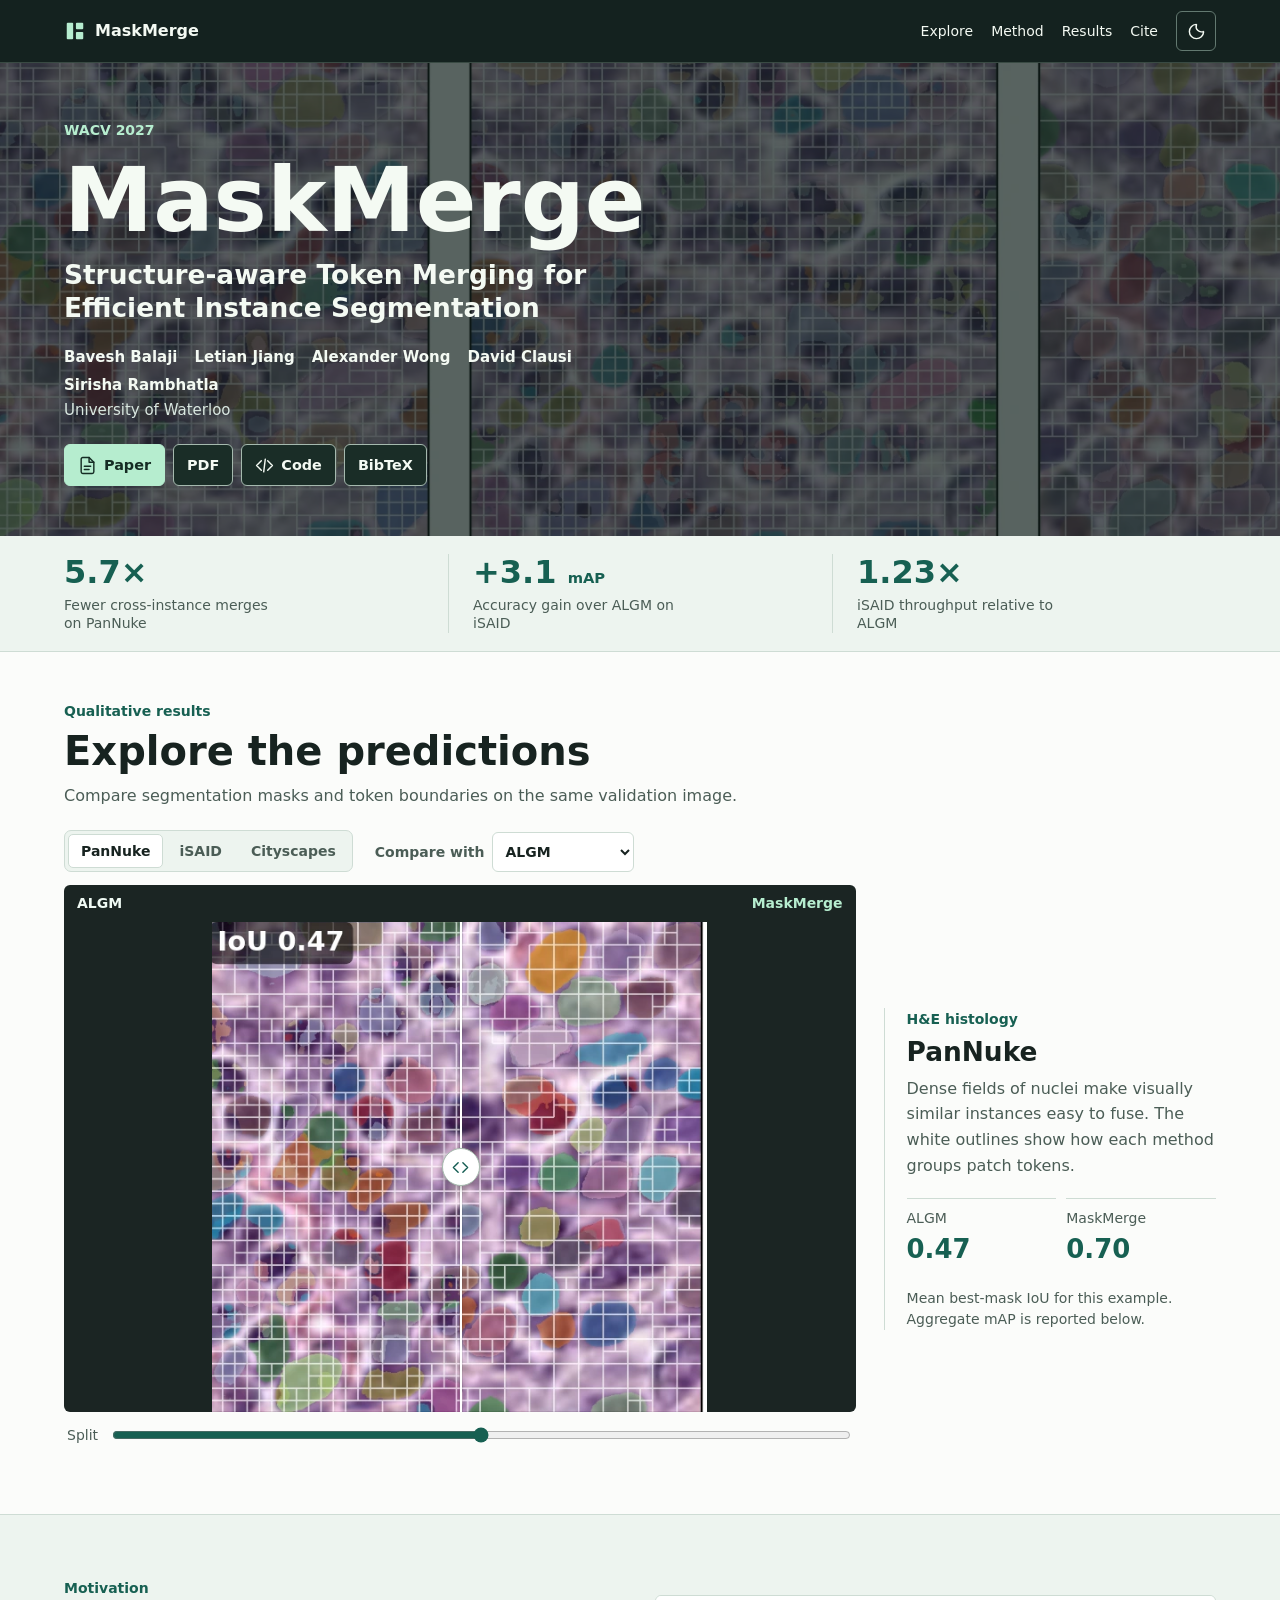
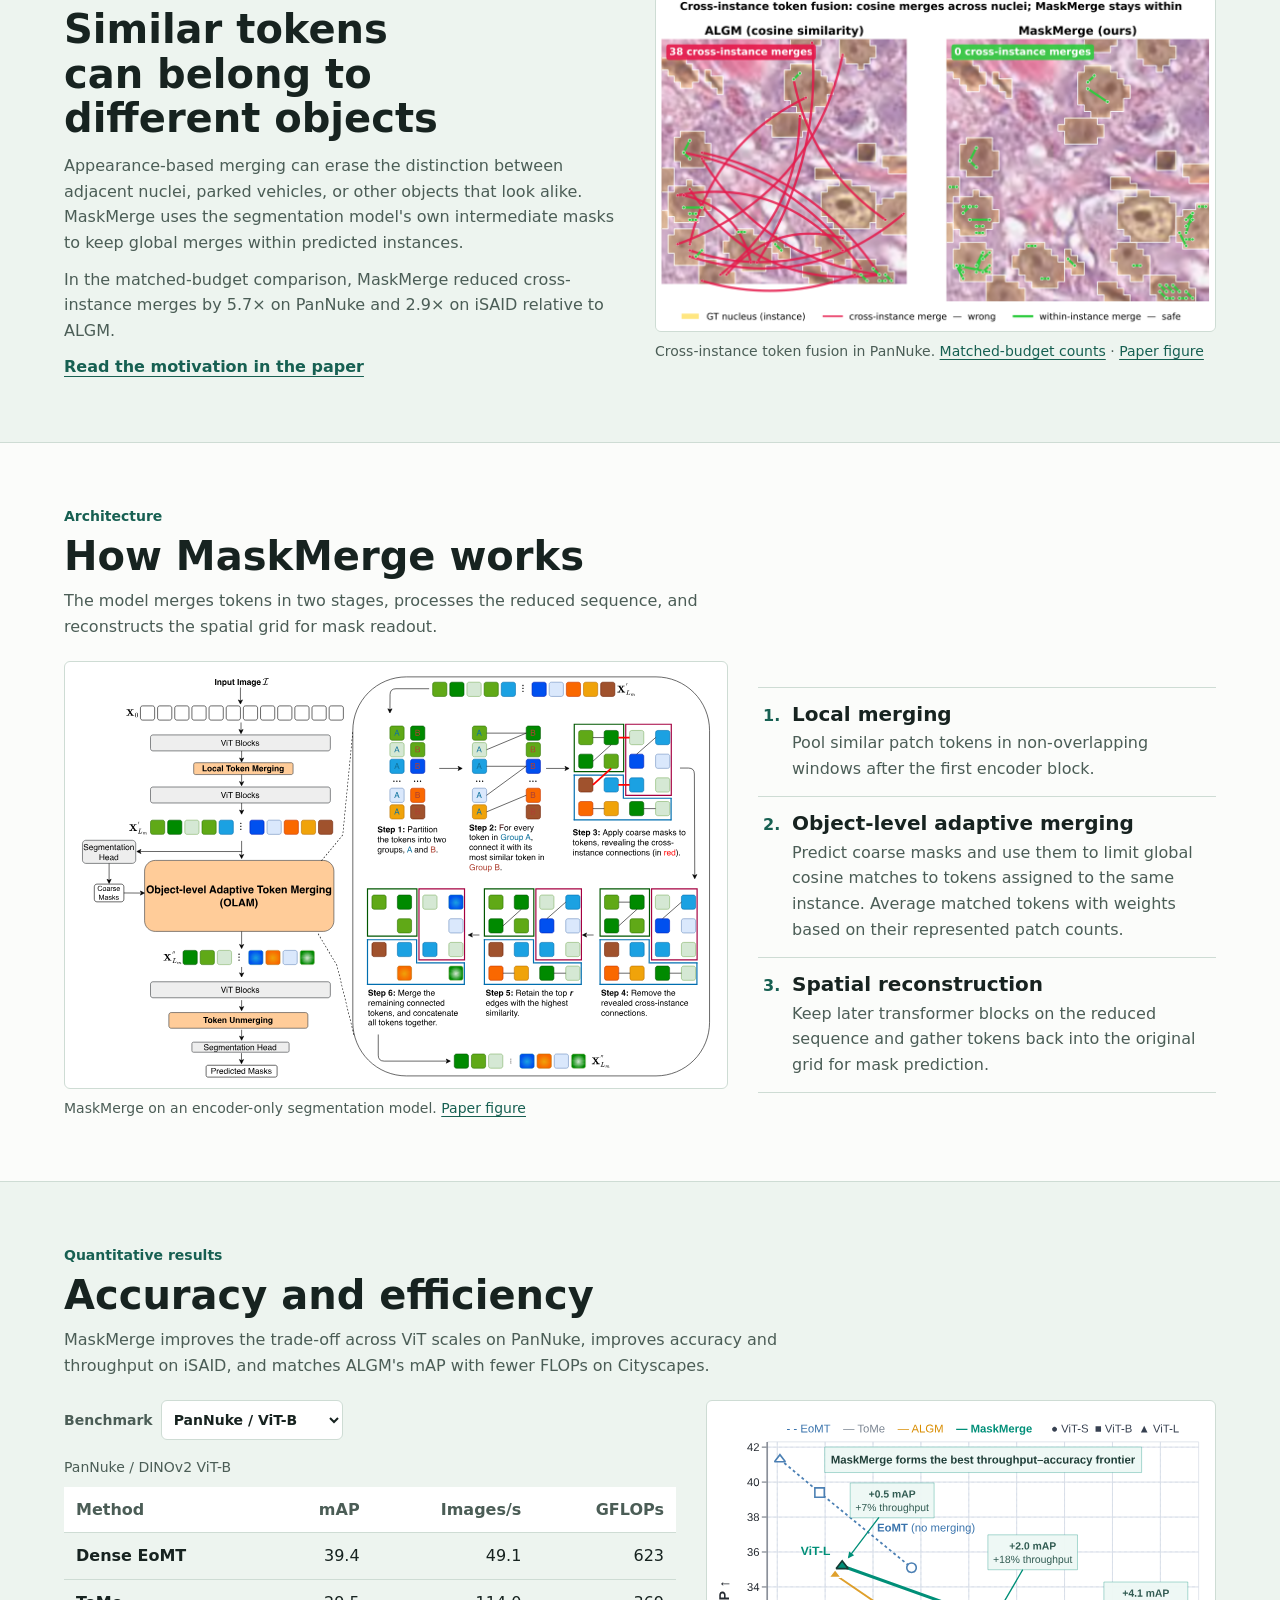
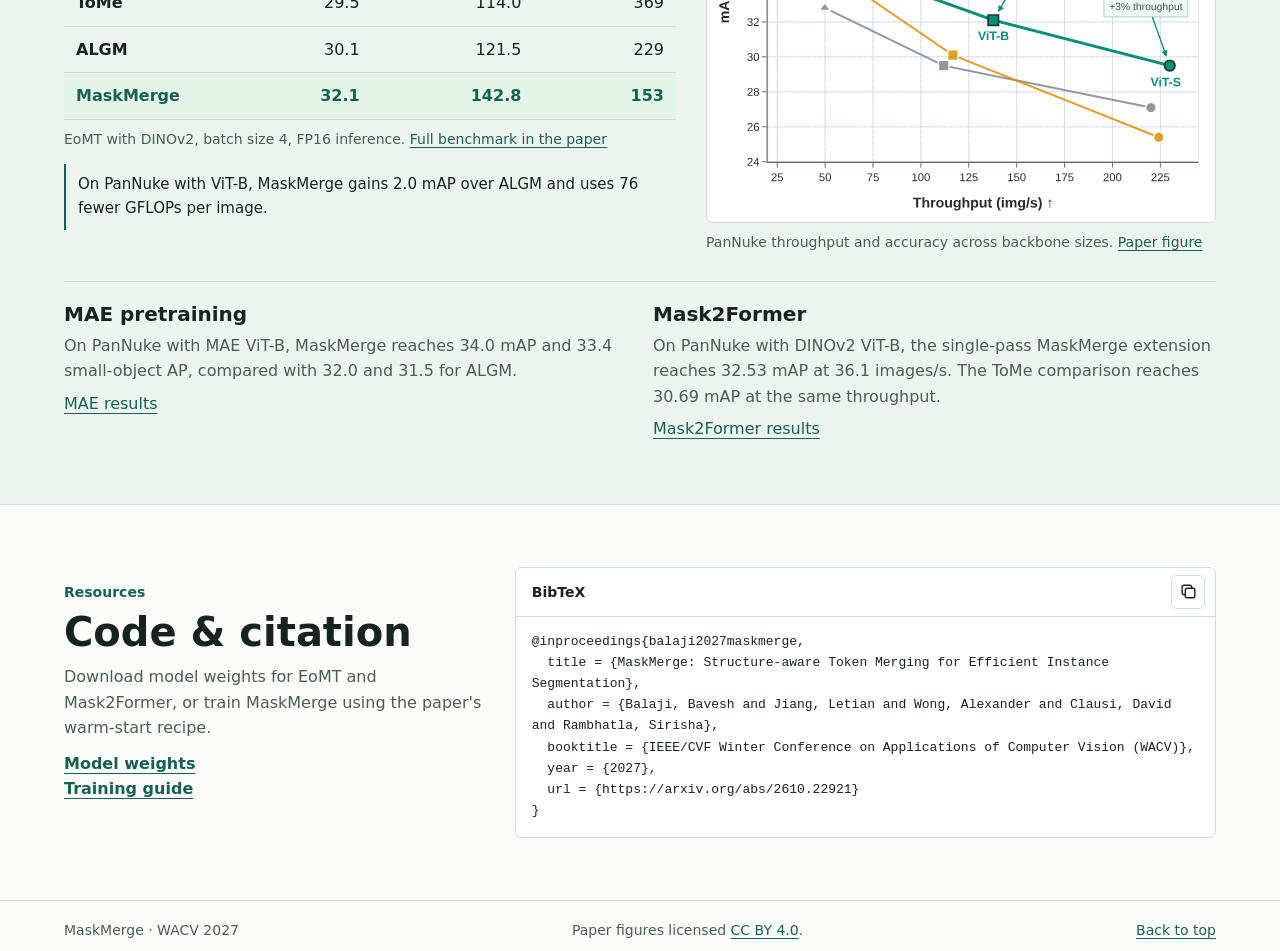
<file: index.html>
<!doctype html>
<html lang="en">
<head>
  <meta charset="utf-8">
  <meta name="viewport" content="width=device-width, initial-scale=1">
  <meta name="description" content="MaskMerge uses intermediate instance masks to guide token merging for efficient instance segmentation. Accepted to WACV 2027.">
  <meta property="og:title" content="MaskMerge | WACV 2027">
  <meta property="og:description" content="Structure-aware token merging for efficient instance segmentation.">
  <meta property="og:type" content="website">
  <meta property="og:url" content="https://bavesh-b.github.io/mask_based_token_merging/">
  <meta property="og:image" content="https://bavesh-b.github.io/mask_based_token_merging/assets/social-preview.png">
  <meta property="og:image:width" content="1280">
  <meta property="og:image:height" content="640">
  <meta property="og:image:alt" content="MaskMerge at WACV 2027, with a diagram of merging patch tokens within objects.">
  <meta name="twitter:card" content="summary_large_image">
  <meta name="citation_title" content="MaskMerge: Structure-aware Token Merging for Efficient Instance Segmentation">
  <meta name="citation_author" content="Balaji, Bavesh">
  <meta name="citation_author" content="Jiang, Letian">
  <meta name="citation_author" content="Wong, Alexander">
  <meta name="citation_author" content="Clausi, David">
  <meta name="citation_author" content="Rambhatla, Sirisha">
  <meta name="citation_publication_date" content="2027">
  <meta name="citation_pdf_url" content="https://arxiv.org/pdf/2610.22921">
  <meta name="theme-color" content="#14221f">
  <link rel="canonical" href="https://bavesh-b.github.io/mask_based_token_merging/">
  <link rel="stylesheet" href="styles.css">
  <script defer src="project.js"></script>
  <title>MaskMerge | WACV 2027</title>
</head>
<body>
  <header class="site-header">
    <nav class="wrap navigation" aria-label="Main navigation">
      <a class="wordmark" href="#top">
        <svg viewBox="0 0 24 24" aria-hidden="true"><rect x="3" y="3" width="7" height="18" rx="1"/><rect x="13" y="3" width="8" height="7" rx="1"/><rect x="13" y="13" width="8" height="8" rx="1"/></svg>
        MaskMerge
      </a>
      <div class="nav-links">
        <a href="#explore">Explore</a>
        <a href="#method">Method</a>
        <a href="#results">Results</a>
        <a href="#citation">Cite</a>
        <button id="theme-toggle" class="icon-button theme-toggle" type="button" title="Dark mode" aria-label="Dark mode" aria-pressed="false" hidden>
          <svg class="moon-icon" viewBox="0 0 24 24" aria-hidden="true"><path d="M20.985 12.486a9 9 0 1 1-9.473-9.472c.405-.022.617.46.402.803a6.5 6.5 0 0 0 8.268 8.268c.344-.215.825-.004.803.401"/></svg>
          <svg class="sun-icon" viewBox="0 0 24 24" aria-hidden="true"><circle cx="12" cy="12" r="4"/><path d="M12 2v2m0 16v2M4.93 4.93l1.42 1.42m11.3 11.3 1.42 1.42M2 12h2m16 0h2M4.93 19.07l1.42-1.42m11.3-11.3 1.42-1.42"/></svg>
        </button>
      </div>
    </nav>
  </header>

  <main id="top">
    <section class="hero" aria-labelledby="title">
      <img class="hero-image" src="assets/pannuke-hero.webp" width="2342" height="497" alt="" fetchpriority="high">
      <div class="wrap hero-content">
        <a class="venue" href="https://wacv.thecvf.com/Conferences/2027/AcceptedPapers">WACV 2027</a>
        <h1 id="title">MaskMerge</h1>
        <p class="subtitle">Structure-aware Token Merging for Efficient Instance Segmentation</p>
        <ul class="authors" aria-label="Authors">
          <li>Bavesh Balaji</li><li>Letian Jiang</li><li>Alexander Wong</li><li>David Clausi</li><li>Sirisha Rambhatla</li>
        </ul>
        <p class="affiliation">University of Waterloo</p>
        <div class="actions">
          <a class="button primary" href="https://arxiv.org/abs/2610.22921">
            <svg viewBox="0 0 24 24" aria-hidden="true"><path d="M6 22h12a2 2 0 0 0 2-2V8l-6-6H6a2 2 0 0 0-2 2v16a2 2 0 0 0 2 2Z"/><path d="M14 2v6h6M8 13h8m-8 4h6"/></svg>
            Paper
          </a>
          <a class="button" href="https://arxiv.org/pdf/2610.22921">PDF</a>
          <a class="button" href="https://github.com/Bavesh-B/mask_based_token_merging">
            <svg viewBox="0 0 24 24" aria-hidden="true"><path d="m8 6-6 6 6 6m8-12 6 6-6 6m-3-14-2 16"/></svg>
            Code
          </a>
          <a class="button" href="#citation">BibTeX</a>
        </div>
      </div>
    </section>

    <div class="summary-band">
      <dl class="wrap summary">
        <div><dt>5.7&times;</dt><dd>Fewer cross-instance merges on PanNuke</dd></div>
        <div><dt>+3.1 <small>mAP</small></dt><dd>Accuracy gain over ALGM on iSAID</dd></div>
        <div><dt>1.23&times;</dt><dd>iSAID throughput relative to ALGM</dd></div>
      </dl>
    </div>

    <section class="wrap section" id="explore" aria-labelledby="explore-title">
      <div class="section-heading">
        <p class="eyebrow">Qualitative results</p>
        <h2 id="explore-title">Explore the predictions</h2>
        <p class="lede">Compare segmentation masks and token boundaries on the same validation image.</p>
      </div>
      <div class="explore-controls" data-js hidden>
        <div class="segments" id="dataset-controls" role="group" aria-label="Dataset">
          <button type="button" data-dataset="pannuke" aria-pressed="true">PanNuke</button>
          <button type="button" data-dataset="isaid" aria-pressed="false">iSAID</button>
          <button type="button" data-dataset="cityscapes" aria-pressed="false">Cityscapes</button>
        </div>
        <label class="select-label" for="compare-method">Compare with
          <select id="compare-method">
            <option value="algm">ALGM</option>
            <option value="tome">ToMe</option>
            <option value="input">Ground truth</option>
          </select>
        </label>
      </div>
      <div class="explorer">
        <figure class="compare-figure">
          <div class="compare-labels">
            <span id="compare-left-label">ALGM</span>
            <span>MaskMerge</span>
          </div>
          <div class="comparison-window">
            <div class="comparison" id="comparison">
              <img id="comparison-maskmerge" src="assets/pannuke-maskmerge.webp" width="556" height="550" alt="MaskMerge masks and token boundaries on a PanNuke image">
              <img id="comparison-baseline" src="assets/pannuke-algm.webp" width="556" height="550" alt="ALGM masks and token boundaries on the same PanNuke image">
              <div class="comparison-divider" aria-hidden="true">
                <span><svg viewBox="0 0 24 24"><path d="m9 6-6 6 6 6m6-12 6 6-6 6"/></svg></span>
              </div>
            </div>
          </div>
          <label class="compare-range" data-js hidden>
            <span>Split</span><input id="compare-slider" type="range" min="0" max="100" value="50" aria-label="Comparison split">
          </label>
        </figure>
        <aside class="scene-summary" aria-labelledby="scene-title">
          <p class="eyebrow" id="scene-domain">H&amp;E histology</p>
          <h3 id="scene-title">PanNuke</h3>
          <p id="scene-description">Dense fields of nuclei make visually similar instances easy to fuse. The white outlines show how each method groups patch tokens.</p>
          <dl class="scene-metrics" aria-label="Mean best-mask IoU for the displayed example">
            <div><dt id="scene-baseline-name">ALGM</dt><dd id="scene-baseline-iou">0.47</dd></div>
            <div><dt>MaskMerge</dt><dd id="scene-maskmerge-iou">0.70</dd></div>
          </dl>
          <p class="figure-note" id="scene-score-note">Mean best-mask IoU for this example. Aggregate mAP is reported below.</p>
        </aside>
      </div>
    </section>

    <section class="section band" id="abstract" aria-labelledby="abstract-title">
      <div class="wrap abstract-layout">
        <div>
          <p class="eyebrow">Motivation</p>
          <h2 id="abstract-title">Similar tokens can belong to different objects</h2>
          <p>Appearance-based merging can erase the distinction between adjacent nuclei, parked vehicles, or other objects that look alike. MaskMerge uses the segmentation model's own intermediate masks to keep global merges within predicted instances.</p>
          <p>In the matched-budget comparison, MaskMerge reduced cross-instance merges by 5.7&times; on PanNuke and 2.9&times; on iSAID relative to ALGM.</p>
          <a class="inline-link" href="https://arxiv.org/html/2610.22921v1#S1">Read the motivation in the paper</a>
        </div>
        <figure class="paper-figure">
          <a href="assets/teaser_figure.png"><img src="assets/teaser_figure.png" width="1126" height="676" alt="ALGM pairs connect distinct nuclei, while MaskMerge pairs follow individual instances." loading="lazy"></a>
          <figcaption>Cross-instance token fusion in PanNuke. <a href="assets/cross-instance-rates.svg">Matched-budget counts</a> &middot; <a href="https://arxiv.org/html/2610.22921v1#S1.F2">Paper figure</a></figcaption>
        </figure>
      </div>
    </section>

    <section class="wrap section" id="method" aria-labelledby="method-title">
      <div class="section-heading">
        <p class="eyebrow">Architecture</p>
        <h2 id="method-title">How MaskMerge works</h2>
        <p class="lede">The model merges tokens in two stages, processes the reduced sequence, and reconstructs the spatial grid for mask readout.</p>
      </div>
      <div class="method-layout">
        <figure class="paper-figure architecture">
          <a href="assets/architecture.svg"><img src="assets/architecture.svg" width="617" height="397" alt="MaskMerge architecture showing local token merging, coarse mask prediction, object-level adaptive merging, and spatial reconstruction." loading="lazy"></a>
          <figcaption>MaskMerge on an encoder-only segmentation model. <a href="https://arxiv.org/html/2610.22921v1#S3.F3">Paper figure</a></figcaption>
        </figure>
        <ol class="method-steps">
          <li><h3>Local merging</h3><p>Pool similar patch tokens in non-overlapping windows after the first encoder block.</p></li>
          <li><h3>Object-level adaptive merging</h3><p>Predict coarse masks and use them to limit global cosine matches to tokens assigned to the same instance. Average matched tokens with weights based on their represented patch counts.</p></li>
          <li><h3>Spatial reconstruction</h3><p>Keep later transformer blocks on the reduced sequence and gather tokens back into the original grid for mask prediction.</p></li>
        </ol>
      </div>
    </section>

    <section class="section band" id="results" aria-labelledby="results-title">
      <div class="wrap">
        <div class="section-heading">
          <p class="eyebrow">Quantitative results</p>
          <h2 id="results-title">Accuracy and efficiency</h2>
          <p class="lede">MaskMerge improves the trade-off across ViT scales on PanNuke, improves accuracy and throughput on iSAID, and matches ALGM's mAP with fewer FLOPs on Cityscapes.</p>
        </div>
        <div class="results-layout">
          <div>
            <label class="select-label benchmark-select" data-js hidden>Benchmark
              <select id="benchmark-select">
                <optgroup label="PanNuke">
                  <option value="pannuke-s">PanNuke / ViT-S</option>
                  <option value="pannuke-b" selected>PanNuke / ViT-B</option>
                  <option value="pannuke-l">PanNuke / ViT-L</option>
                </optgroup>
                <option value="isaid-b">iSAID / ViT-B</option>
                <option value="cityscapes-b">Cityscapes / ViT-B</option>
              </select>
            </label>
            <div class="table-scroll" tabindex="0" role="region" aria-label="Benchmark results">
              <table>
                <caption id="benchmark-caption">PanNuke / DINOv2 ViT-B</caption>
                <thead><tr><th scope="col">Method</th><th scope="col">mAP</th><th id="benchmark-speed" scope="col">Images/s</th><th scope="col">GFLOPs</th></tr></thead>
                <tbody id="benchmark-rows">
                  <tr><th scope="row">Dense EoMT</th><td>39.4</td><td>49.1</td><td>623</td></tr>
                  <tr><th scope="row">ToMe</th><td>29.5</td><td>114.0</td><td>369</td></tr>
                  <tr><th scope="row">ALGM</th><td>30.1</td><td>121.5</td><td>229</td></tr>
                  <tr class="ours"><th scope="row">MaskMerge</th><td>32.1</td><td>142.8</td><td>153</td></tr>
                </tbody>
              </table>
            </div>
            <p class="figure-note">EoMT with DINOv2, batch size 4, FP16 inference. <a href="https://arxiv.org/html/2610.22921v1#S4.T1">Full benchmark in the paper</a></p>
            <p id="benchmark-summary" class="benchmark-summary" aria-live="polite">On PanNuke with ViT-B, MaskMerge gains 2.0 mAP over ALGM and uses 76 fewer GFLOPs per image.</p>
          </div>
          <figure class="paper-figure pareto">
            <a href="assets/pannuke-pareto.svg"><img src="assets/pannuke-pareto.svg" width="685" height="568" alt="PanNuke mAP versus throughput for EoMT, ToMe, ALGM, and MaskMerge across DINOv2 ViT-S, ViT-B, and ViT-L." loading="lazy"></a>
            <figcaption>PanNuke throughput and accuracy across backbone sizes. <a href="https://arxiv.org/html/2610.22921v1#S1.F1">Paper figure</a></figcaption>
          </figure>
        </div>
        <div class="transfer">
          <div><h3>MAE pretraining</h3><p>On PanNuke with MAE ViT-B, MaskMerge reaches 34.0 mAP and 33.4 small-object AP, compared with 32.0 and 31.5 for ALGM.</p><a href="https://arxiv.org/html/2610.22921v1#S4.T2">MAE results</a></div>
          <div><h3>Mask2Former</h3><p>On PanNuke with DINOv2 ViT-B, the single-pass MaskMerge extension reaches 32.53 mAP at 36.1 images/s. The ToMe comparison reaches 30.69 mAP at the same throughput.</p><a href="https://arxiv.org/html/2610.22921v1#S4.T3">Mask2Former results</a></div>
        </div>
      </div>
    </section>

    <section class="wrap section citation-layout" id="citation" aria-labelledby="citation-title">
      <div class="section-heading">
        <p class="eyebrow">Resources</p>
        <h2 id="citation-title">Code &amp; citation</h2>
        <p class="lede">Download model weights for EoMT and Mask2Former, or train MaskMerge using the paper's warm-start recipe.</p>
        <p><a class="inline-link" href="https://github.com/Bavesh-B/mask_based_token_merging/blob/master/MODEL_WEIGHTS.md">Model weights</a></p>
        <a class="inline-link" href="https://github.com/Bavesh-B/mask_based_token_merging#train">Training guide</a>
      </div>
      <div class="citation-code">
        <div class="citation-toolbar">
          <span>BibTeX</span>
          <button type="button" id="copy-citation" class="icon-button" title="Copy BibTeX" aria-label="Copy BibTeX" hidden>
            <svg viewBox="0 0 24 24" aria-hidden="true"><rect x="8" y="8" width="12" height="12" rx="2"/><path d="M16 8V6a2 2 0 0 0-2-2H6a2 2 0 0 0-2 2v8a2 2 0 0 0 2 2h2"/></svg>
          </button>
        </div>
        <pre><code id="bibtex">@inproceedings{balaji2027maskmerge,
  title = {MaskMerge: Structure-aware Token Merging for Efficient Instance Segmentation},
  author = {Balaji, Bavesh and Jiang, Letian and Wong, Alexander and Clausi, David and Rambhatla, Sirisha},
  booktitle = {IEEE/CVF Winter Conference on Applications of Computer Vision (WACV)},
  year = {2027},
  url = {https://arxiv.org/abs/2610.22921}
}</code></pre>
        <p id="copy-status" class="sr-only" role="status"></p>
      </div>
    </section>
  </main>
  <footer><div class="wrap"><span>MaskMerge &middot; WACV 2027</span><span>Paper figures licensed <a href="https://creativecommons.org/licenses/by/4.0/">CC BY 4.0</a>.</span><a href="#top">Back to top</a></div></footer>
</body>
</html>
</file>
<file: styles.css>
:root {
  color-scheme: light;
  --page: #fbfcfa;
  --band: #edf4ef;
  --ink: #172320;
  --muted: #4b5d56;
  --accent: #176052;
  --line: #cedcd4;
  --surface: #fff;
  --highlight: #e3f4e9;
  --hero: #14221f;
  --hero-text: #f4faf3;
  --hero-muted: #d9e7e0;
  --signal: #b6edcf;
  --frame: #1b2523;
  --gallery-size: 490px;
}

:root[data-theme="dark"] {
  color-scheme: dark;
  --page: #111a18;
  --band: #1a2521;
  --ink: #eef6f0;
  --muted: #b4c7be;
  --accent: #9ee2c0;
  --line: #354840;
  --surface: #1d2824;
  --highlight: #253d31;
  --frame: #0b1210;
}

* { box-sizing: border-box; }
[hidden] { display: none !important; }
html { scroll-behavior: smooth; }
body {
  margin: 0;
  background: var(--page);
  color: var(--ink);
  font: 1rem/1.6 system-ui, -apple-system, BlinkMacSystemFont, "Segoe UI", sans-serif;
}
h1, h2, h3, p, figure, dl, dd { margin: 0; }
h1, h2, h3 { line-height: 1.12; text-wrap: balance; overflow-wrap: break-word; }
h2 { font-size: 2.5rem; font-weight: 760; }
h3 { font-size: 1.25rem; font-weight: 720; }
a { color: var(--accent); text-underline-offset: .22em; }
a:hover { text-decoration-thickness: 2px; }
img { display: block; max-width: 100%; height: auto; }
svg { flex: none; }
button, select, input { font: inherit; }
button, select { cursor: pointer; }
button, input { accent-color: var(--accent); }
:focus-visible { outline: 3px solid #d38a50; outline-offset: 4px; }
.wrap { width: min(1152px, calc(100% - 64px)); margin-inline: auto; }
.sr-only {
  position: absolute;
  width: 1px;
  height: 1px;
  padding: 0;
  margin: -1px;
  overflow: hidden;
  clip-path: inset(50%);
  white-space: nowrap;
  border: 0;
}

.site-header {
  background: var(--hero);
  color: var(--hero-text);
  border-bottom: 1px solid #394a43;
}
.navigation, .nav-links {
  display: flex;
  align-items: center;
  justify-content: space-between;
  gap: 18px;
}
.navigation { min-height: 62px; }
.navigation a { color: inherit; text-decoration: none; }
.navigation a:hover { text-decoration: underline; }
.wordmark { display: inline-flex; align-items: center; gap: 9px; font-weight: 750; }
.wordmark svg { width: 22px; height: 22px; fill: var(--signal); }
.nav-links { justify-content: flex-end; font-size: .875rem; }
.icon-button {
  display: grid;
  place-items: center;
  width: 40px;
  height: 40px;
  flex: none;
  border: 1px solid var(--line);
  border-radius: 6px;
  background: var(--surface);
  color: var(--ink);
}
.icon-button:hover { background: var(--highlight); }
.icon-button svg, .button svg, .comparison-divider svg {
  width: 19px;
  height: 19px;
  fill: none;
  stroke: currentColor;
  stroke-width: 1.8;
  stroke-linecap: round;
  stroke-linejoin: round;
}
.theme-toggle { background: transparent; color: var(--hero-text); border-color: #637970; }
.theme-toggle:hover { background: #374b43; }
.sun-icon, [data-theme="dark"] .moon-icon { display: none; }
[data-theme="dark"] .sun-icon { display: block; }

.hero {
  position: relative;
  isolation: isolate;
  overflow: hidden;
  background: var(--hero);
  color: var(--hero-text);
}
.hero-image {
  position: absolute;
  z-index: -2;
  inset: 0 0 0 auto;
  width: 100%;
  height: 100%;
  object-fit: cover;
  object-position: 70% 50%;
}
.hero::after {
  content: "";
  position: absolute;
  inset: 0;
  z-index: -1;
  background: rgb(18 33 29 / 70%);
}
.hero-content { padding-block: 54px 50px; }
.venue {
  color: var(--signal);
  font-size: .875rem;
  font-weight: 750;
  text-decoration: none;
}
.venue:hover { text-decoration: underline; }
.hero h1 { margin: 7px 0 9px; font-size: 5.6rem; font-weight: 790; }
.subtitle {
  max-width: 39ch;
  font-size: 1.65rem;
  font-weight: 570;
  line-height: 1.24;
  text-wrap: balance;
}
.authors {
  display: flex;
  flex-wrap: wrap;
  gap: 4px 17px;
  max-width: 620px;
  margin: 21px 0 1px;
  padding: 0;
  list-style: none;
  font-weight: 620;
  font-size: .9375rem;
}
.affiliation { color: var(--hero-muted); font-size: .9375rem; }
.actions { display: flex; flex-wrap: wrap; gap: 8px; margin-top: 22px; }
.button {
  display: inline-flex;
  align-items: center;
  justify-content: center;
  gap: 7px;
  min-height: 42px;
  padding-inline: 13px;
  border: 1px solid #a5b9ae;
  border-radius: 6px;
  background: #1a2d27;
  color: var(--hero-text);
  font-weight: 660;
  font-size: .9rem;
  text-decoration: none;
}
.button:hover { background: #314a3e; }
.button.primary { background: var(--signal); color: #152c24; border-color: var(--signal); }
.button.primary:hover { background: #d3f8e3; }
.summary-band { border-bottom: 1px solid var(--line); background: var(--band); }
.summary { display: grid; grid-template-columns: repeat(3, minmax(0, 1fr)); padding-block: 18px; }
.summary > div { padding-inline: 24px; border-left: 1px solid var(--line); }
.summary > div:first-child { padding-left: 0; border-left: 0; }
.summary dt { font-size: 2rem; line-height: 1.15; color: var(--accent); font-weight: 760; }
.summary dt small { font-size: .92rem; }
.summary dd { max-width: 25ch; font-size: .875rem; line-height: 1.3; color: var(--muted); margin-top: 5px; }

.section { padding-block: 62px; }
#explore { padding-top: 48px; }
.section-heading { margin-bottom: 22px; }
.section-heading > h2 { margin-bottom: 9px; }
.band { background: var(--band); border-block: 1px solid var(--line); }
.eyebrow {
  color: var(--accent);
  font-size: .875rem;
  font-weight: 700;
  margin-bottom: 7px;
}
.lede { color: var(--muted); max-width: 71ch; }
.explore-controls { display: flex; align-items: end; gap: 12px 22px; flex-wrap: wrap; margin-bottom: 13px; }
.segments { display: inline-flex; padding: 3px; gap: 3px; border: 1px solid var(--line); background: var(--band); border-radius: 7px; }
.segments button {
  color: var(--muted);
  background: transparent;
  border: 1px solid transparent;
  border-radius: 5px;
  min-height: 34px;
  padding: 3px 12px;
  font-size: .875rem;
  font-weight: 670;
}
.segments button:hover { color: var(--accent); }
.segments button[aria-pressed="true"] {
  color: var(--ink);
  background: var(--surface);
  border-color: var(--line);
}
.select-label { display: inline-flex; align-items: center; gap: 8px; color: var(--muted); font-size: .875rem; font-weight: 650; }
select {
  min-height: 40px;
  max-width: 100%;
  border: 1px solid var(--line);
  border-radius: 6px;
  color: var(--ink);
  background: var(--surface);
  padding: 5px 8px;
}
.explorer { display: grid; grid-template-columns: minmax(0, 1fr) minmax(235px, .42fr); gap: 28px; }
.compare-figure { min-width: 0; }
.compare-labels {
  display: flex;
  justify-content: space-between;
  min-height: 37px;
  padding: 7px 13px 6px;
  border-radius: 6px 6px 0 0;
  background: var(--frame);
  color: #f0faf4;
  font-size: .875rem;
  font-weight: 700;
}
.compare-labels span:last-child { color: var(--signal); }
.comparison-window {
  display: grid;
  place-items: center;
  height: min(var(--gallery-size), calc(100vw - 96px));
  overflow: hidden;
  background: var(--frame);
  border-radius: 0 0 6px 6px;
}
.comparison {
  --split: 50%;
  --scene-ratio: 1.011;
  --scene-width: 495px;
  position: relative;
  width: min(100%, var(--scene-width), calc((100vw - 96px) * var(--scene-ratio)));
  aspect-ratio: var(--scene-ratio);
  overflow: hidden;
  background: #2c3431;
}
.comparison[data-interactive] { cursor: ew-resize; touch-action: pan-y; }
.comparison img { position: absolute; width: 100%; height: 100%; object-fit: cover; pointer-events: none; }
#comparison-baseline { clip-path: inset(0 calc(100% - var(--split)) 0 0); }
.comparison-divider { position: absolute; top: 0; bottom: 0; left: var(--split); border-left: 2px solid #fff; box-shadow: 0 0 1px #13201a; pointer-events: none; }
.comparison-divider > span {
  position: absolute;
  display: grid;
  place-items: center;
  width: 38px;
  height: 38px;
  top: 50%;
  left: -1px;
  transform: translate(-50%, -50%);
  border: 1px solid #a7bcaf;
  border-radius: 50%;
  background: #fff;
  color: #155d53;
  box-shadow: 0 2px 6px rgb(0 0 0 / 30%);
}
.compare-range { display: flex; align-items: center; gap: 12px; padding: 6px 3px 0; color: var(--muted); font-size: .875rem; }
.compare-range input { width: 100%; min-height: 30px; cursor: ew-resize; }
.scene-summary { align-self: center; padding-left: 22px; border-left: 1px solid var(--line); min-width: 0; }
.scene-summary h3 { font-size: 1.65rem; margin-bottom: 9px; }
.scene-summary > p:not(.eyebrow) { color: var(--muted); }
.scene-metrics { display: grid; grid-template-columns: repeat(2, minmax(0, 1fr)); gap: 10px; margin-top: 20px; }
.scene-metrics > div { padding-block: 8px; border-top: 1px solid var(--line); }
.scene-metrics dt { color: var(--muted); font-size: .875rem; overflow-wrap: anywhere; }
.scene-metrics dd { color: var(--accent); font-size: 1.62rem; font-weight: 740; font-variant-numeric: tabular-nums; }
.figure-note, figcaption { font-size: .875rem; color: var(--muted); line-height: 1.5; margin-top: 9px; }

.abstract-layout, .method-layout, .results-layout, .citation-layout {
  display: grid;
  grid-template-columns: minmax(0, 1fr) minmax(0, 1fr);
  gap: 30px;
  align-items: center;
}
.abstract-layout h2 { margin-bottom: 12px; }
.abstract-layout p:not(.eyebrow) { color: var(--muted); margin-bottom: 11px; }
.inline-link { display: inline-block; font-weight: 660; }
.paper-figure { min-width: 0; }
.paper-figure img { width: 100%; border: 1px solid var(--line); border-radius: 6px; background: #fff; }
.method-layout { grid-template-columns: minmax(0, 1.45fr) minmax(0, 1fr); }
.method-steps {
  display: grid;
  margin: 0;
  padding: 0;
  list-style: none;
  counter-reset: method-step;
}
.method-steps > li { position: relative; padding: 15px 0 15px 34px; border-top: 1px solid var(--line); counter-increment: method-step; }
.method-steps > li:last-child { border-bottom: 1px solid var(--line); }
.method-steps > li::before { content: counter(method-step) "."; position: absolute; top: 15px; left: 5px; color: var(--accent); font-weight: 750; }
.method-steps p { margin-top: 5px; color: var(--muted); }
.results-layout { grid-template-columns: minmax(0, 1.2fr) minmax(0, 1fr); align-items: start; }
.benchmark-select { display: flex; }
.table-scroll { overflow-x: auto; margin-top: 8px; }
table { width: 100%; border-collapse: collapse; text-align: left; font-variant-numeric: tabular-nums; }
caption { text-align: left; color: var(--muted); padding: 8px 0; font-size: .875rem; }
thead { background: var(--surface); color: var(--muted); }
th, td { padding: 10px 12px; border-bottom: 1px solid var(--line); white-space: nowrap; }
th:not(:first-child), td:not(:first-child) { text-align: right; }
.ours { background: var(--highlight); color: var(--accent); font-weight: 740; }
.benchmark-summary { margin-top: 14px; padding: 8px 0 8px 12px; border-left: 2px solid var(--accent); min-height: 66px; font-size: .94rem; }
.transfer {
  display: grid;
  grid-template-columns: repeat(2, minmax(0, 1fr));
  gap: 26px;
  margin-top: 28px;
  padding-top: 21px;
  border-top: 1px solid var(--line);
}
.transfer p { margin-block: 7px; color: var(--muted); }
.citation-layout { grid-template-columns: minmax(0, .75fr) minmax(0, 1.25fr); }
.citation-layout .lede { margin-bottom: 10px; }
.citation-code { border: 1px solid var(--line); border-radius: 7px; min-width: 0; background: var(--surface); }
.citation-toolbar { display: flex; justify-content: space-between; align-items: center; min-height: 49px; padding: 5px 10px 5px 16px; border-bottom: 1px solid var(--line); font-size: .875rem; font-weight: 700; }
.citation-toolbar button { width: 34px; height: 34px; }
.citation-toolbar button.copied { background: var(--highlight); color: var(--accent); }
pre { margin: 0; padding: 14px 16px 16px; font: .8125rem/1.55 ui-monospace, "DejaVu Sans Mono", monospace; white-space: pre-wrap; overflow-wrap: anywhere; }
footer { border-top: 1px solid var(--line); color: var(--muted); font-size: .875rem; padding-block: 18px; }
footer .wrap { display: flex; justify-content: space-between; flex-wrap: wrap; align-items: center; gap: 5px 18px; }

@media (max-width: 850px) {
  .wrap { width: calc(100% - 44px); }
  .hero h1 { font-size: 4.4rem; }
  .hero::after { background: rgb(20 34 31 / 76%); }
  .explorer { grid-template-columns: 1fr; gap: 16px; }
  .scene-summary { padding: 12px 0 0; border-left: 0; border-top: 1px solid var(--line); }
  .scene-metrics { max-width: 340px; }
  .results-layout, .method-layout { gap: 19px; }
  th, td { padding-inline: 8px; }
}

@media (max-width: 630px) {
  .wrap { width: calc(100% - 32px); }
  .navigation { min-height: 52px; gap: 10px; }
  .nav-links { gap: 10px; }
  .nav-links > a:nth-child(2), .nav-links > a:nth-child(4) { display: none; }
  .theme-toggle { width: 36px; height: 36px; }
  .hero-content { padding-block: 34px 31px; }
  .hero h1 { font-size: 3.25rem; }
  .subtitle { font-size: 1.32rem; }
  .authors { gap: 3px 12px; margin-top: 15px; font-size: .875rem; }
  .actions { margin-top: 18px; }
  .button { min-height: 38px; padding-inline: 10px; }
  .summary { padding-block: 13px; }
  .summary > div { padding-inline: 8px; }
  .summary dt { font-size: 1.45rem; }
  .summary dt small { font-size: .73rem; }
  .summary dd { font-size: .75rem; }
  .section { padding-block: 39px; }
  #explore { padding-top: 32px; }
  h2 { font-size: 1.85rem; }
  .explore-controls { gap: 8px; }
  .segments button { padding-inline: 8px; }
  .comparison-window { height: min(var(--gallery-size), calc(100vw - 32px)); }
  .comparison { width: min(100%, var(--scene-width), calc((100vw - 32px) * var(--scene-ratio))); }
  .abstract-layout, .method-layout, .results-layout, .citation-layout, .transfer { grid-template-columns: minmax(0, 1fr); gap: 19px; }
  .citation-layout .section-heading { margin-bottom: 0; }
}

@media (max-width: 350px) {
  .hero h1 { font-size: 2.6rem; }
  .hero-content { padding-block: 27px; }
  .actions { gap: 5px; }
  .button { min-height: 36px; padding-inline: 6px; font-size: .8125rem; gap: 5px; }
  .button svg { width: 16px; height: 16px; }
  .summary > div { padding-inline: 6px; }
  .summary dt { font-size: 1.25rem; white-space: nowrap; }
  .summary dt small { font-size: .63rem; }
  .nav-links { gap: 7px; }
}

@media (prefers-reduced-motion: reduce) {
  html { scroll-behavior: auto; }
}
</file>
